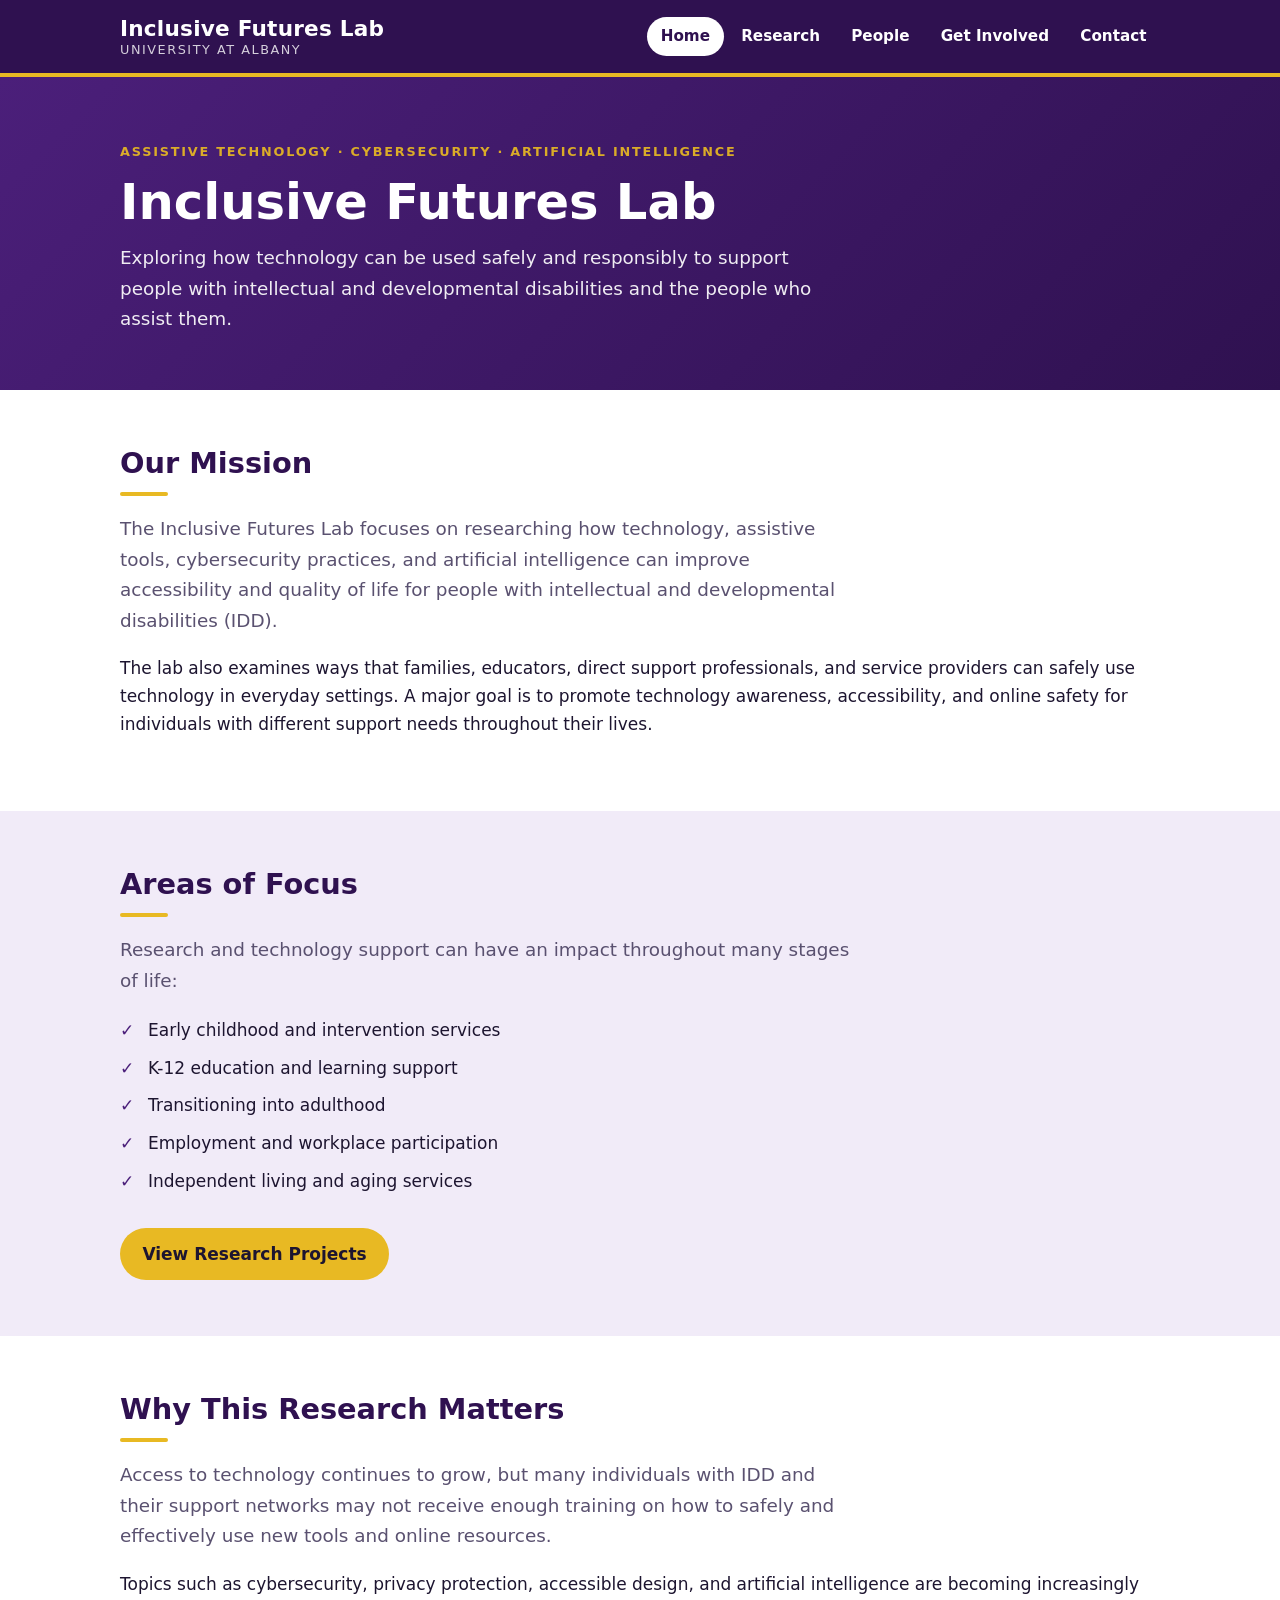
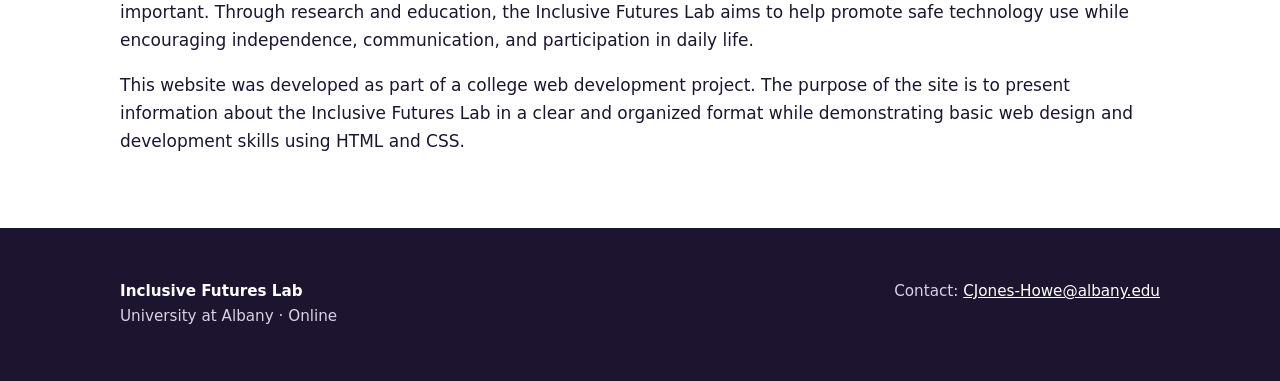
<file: index.html>
<!doctype html>
<html lang="en">
<head>
  <meta charset="utf-8">
  <meta name="viewport" content="width=device-width, initial-scale=1">
  <title>Inclusive Futures Lab | University at Albany</title>
  <meta name="description" content="The Inclusive Futures Lab at the University at Albany researches how technology and AI can safely support people with intellectual and developmental disabilities.">
  <link rel="stylesheet" href="css/style.css">
</head>
<body>

  <header class="site-header">
    <div class="container">
      <a class="brand" href="index.html">
        <span class="brand-name">Inclusive Futures Lab</span>
        <span class="brand-sub">University at Albany</span>
      </a>
      <nav class="site-nav" aria-label="Main">
        <ul>
          <li><a href="index.html" aria-current="page">Home</a></li>
          <li><a href="research.html">Research</a></li>
          <li><a href="people.html">People</a></li>
          <li><a href="get-involved.html">Get Involved</a></li>
          <li><a href="contact.html">Contact</a></li>
        </ul>
      </nav>
    </div>
  </header>

  <main>

    <section class="banner">
      <div class="container">
        <p class="eyebrow">Assistive Technology · Cybersecurity · Artificial Intelligence</p>

        <h1>Inclusive Futures Lab</h1>

        <p>
          Exploring how technology can be used safely and responsibly to support
          people with intellectual and developmental disabilities and the people
          who assist them.
        </p>
      </div>
    </section>

    <section class="section">
      <div class="container">

        <h2>Our Mission</h2>

        <p class="lead">
          The Inclusive Futures Lab focuses on researching how technology,
          assistive tools, cybersecurity practices, and artificial intelligence
          can improve accessibility and quality of life for people with
          intellectual and developmental disabilities (IDD).
        </p>

        <p>
          The lab also examines ways that families, educators, direct support
          professionals, and service providers can safely use technology in
          everyday settings. A major goal is to promote technology awareness,
          accessibility, and online safety for individuals with different support
          needs throughout their lives.
        </p>

      </div>
    </section>

    <section class="section alt">
      <div class="container">

        <h2>Areas of Focus</h2>

        <p class="lead">
          Research and technology support can have an impact throughout many
          stages of life:
        </p>

        <ul class="checks">
          <li>Early childhood and intervention services</li>
          <li>K-12 education and learning support</li>
          <li>Transitioning into adulthood</li>
          <li>Employment and workplace participation</li>
          <li>Independent living and aging services</li>
        </ul>

        <a class="btn" href="research.html">View Research Projects</a>

      </div>
    </section>

    <section class="section">
      <div class="container">

        <h2>Why This Research Matters</h2>

        <p class="lead">
          Access to technology continues to grow, but many individuals with IDD
          and their support networks may not receive enough training on how to
          safely and effectively use new tools and online resources.
        </p>

        <p>
          Topics such as cybersecurity, privacy protection, accessible design,
          and artificial intelligence are becoming increasingly important.
          Through research and education, the Inclusive Futures Lab aims to help
          promote safe technology use while encouraging independence,
          communication, and participation in daily life.
        </p>

        <p>
          This website was developed as part of a college web development
          project. The purpose of the site is to present information about the
          Inclusive Futures Lab in a clear and organized format while
          demonstrating basic web design and development skills using HTML and
          CSS.
        </p>

      </div>
    </section>

  </main>

  <footer class="site-footer">
    <div class="container">
      <p><strong>Inclusive Futures Lab</strong><br>University at Albany · Online</p>
      <p>Contact: <a href="mailto:CJones-Howe@albany.edu">CJones-Howe@albany.edu</a></p>
    </div>
  </footer>

</body>
</html>
</file>
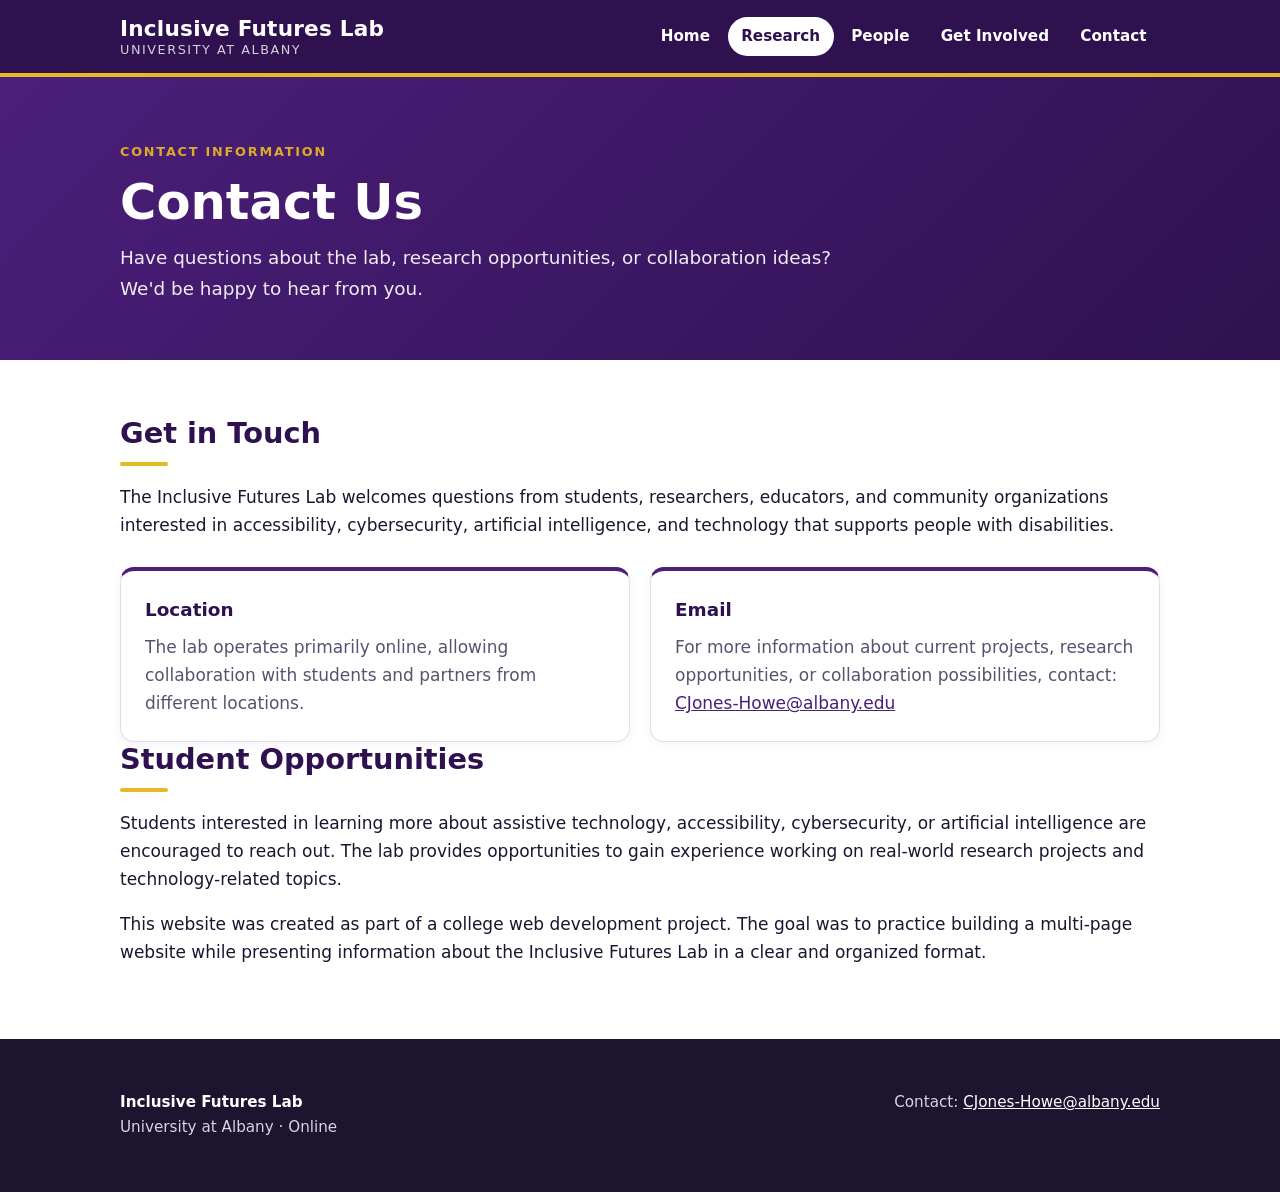
<file: contact.html>
<!doctype html>
<html lang="en">
<head>
  <meta charset="utf-8">
  <meta name="viewport" content="width=device-width, initial-scale=1">
  <title>Research | Inclusive Futures Lab</title>
  <meta name="description" content="The Inclusive Futures Lab at the University at Albany researches how technology and AI can safely support people with intellectual and developmental disabilities.">
  <link rel="stylesheet" href="css/style.css">
</head>
<body>

  <header class="site-header">
    <div class="container">
      <a class="brand" href="index.html">
        <span class="brand-name">Inclusive Futures Lab</span>
        <span class="brand-sub">University at Albany</span>
      </a>
      <nav class="site-nav" aria-label="Main">
        <ul>
          <li><a href="index.html">Home</a></li>
          <li><a href="research.html" aria-current="page">Research</a></li>
          <li><a href="people.html">People</a></li>
          <li><a href="get-involved.html">Get Involved</a></li>
          <li><a href="contact.html">Contact</a></li>
        </ul>
      </nav>
    </div>
  </header>

<main>

  <section class="banner">
    <div class="container">
      <p class="eyebrow">Contact Information</p>
      <h1>Contact Us</h1>
      <p>Have questions about the lab, research opportunities, or collaboration ideas? We'd be happy to hear from you.</p>
    </div>
  </section>

  <section class="section">
    <div class="container">

      <h2>Get in Touch</h2>

      <p>
        The Inclusive Futures Lab welcomes questions from students,
        researchers, educators, and community organizations interested
        in accessibility, cybersecurity, artificial intelligence, and
        technology that supports people with disabilities.
      </p>

      <div class="cards">

        <article class="card">
          <h3>Location</h3>
          <p>
            The lab operates primarily online, allowing collaboration
            with students and partners from different locations.
          </p>
        </article>

        <article class="card">
          <h3>Email</h3>
          <p>
            For more information about current projects, research
            opportunities, or collaboration possibilities, contact:
          </p>

          <p>
            <a href="mailto:CJones-Howe@albany.edu">
              CJones-Howe@albany.edu
            </a>
          </p>
        </article>

      </div>

      <h2>Student Opportunities</h2>

      <p>
        Students interested in learning more about assistive technology,
        accessibility, cybersecurity, or artificial intelligence are
        encouraged to reach out. The lab provides opportunities to gain
        experience working on real-world research projects and technology-related topics.
      </p>

      <p>
        This website was created as part of a college web development
        project. The goal was to practice building a multi-page website
        while presenting information about the Inclusive Futures Lab in
        a clear and organized format.
      </p>

    </div>
  </section>

</main>

 <footer class="site-footer">
    <div class="container">
      <p><strong>Inclusive Futures Lab</strong><br>University at Albany · Online</p>
      <p>Contact: <a href="mailto:CJones-Howe@albany.edu">CJones-Howe@albany.edu</a></p>
    </div>
  </footer>

</body>
</html>
</file>
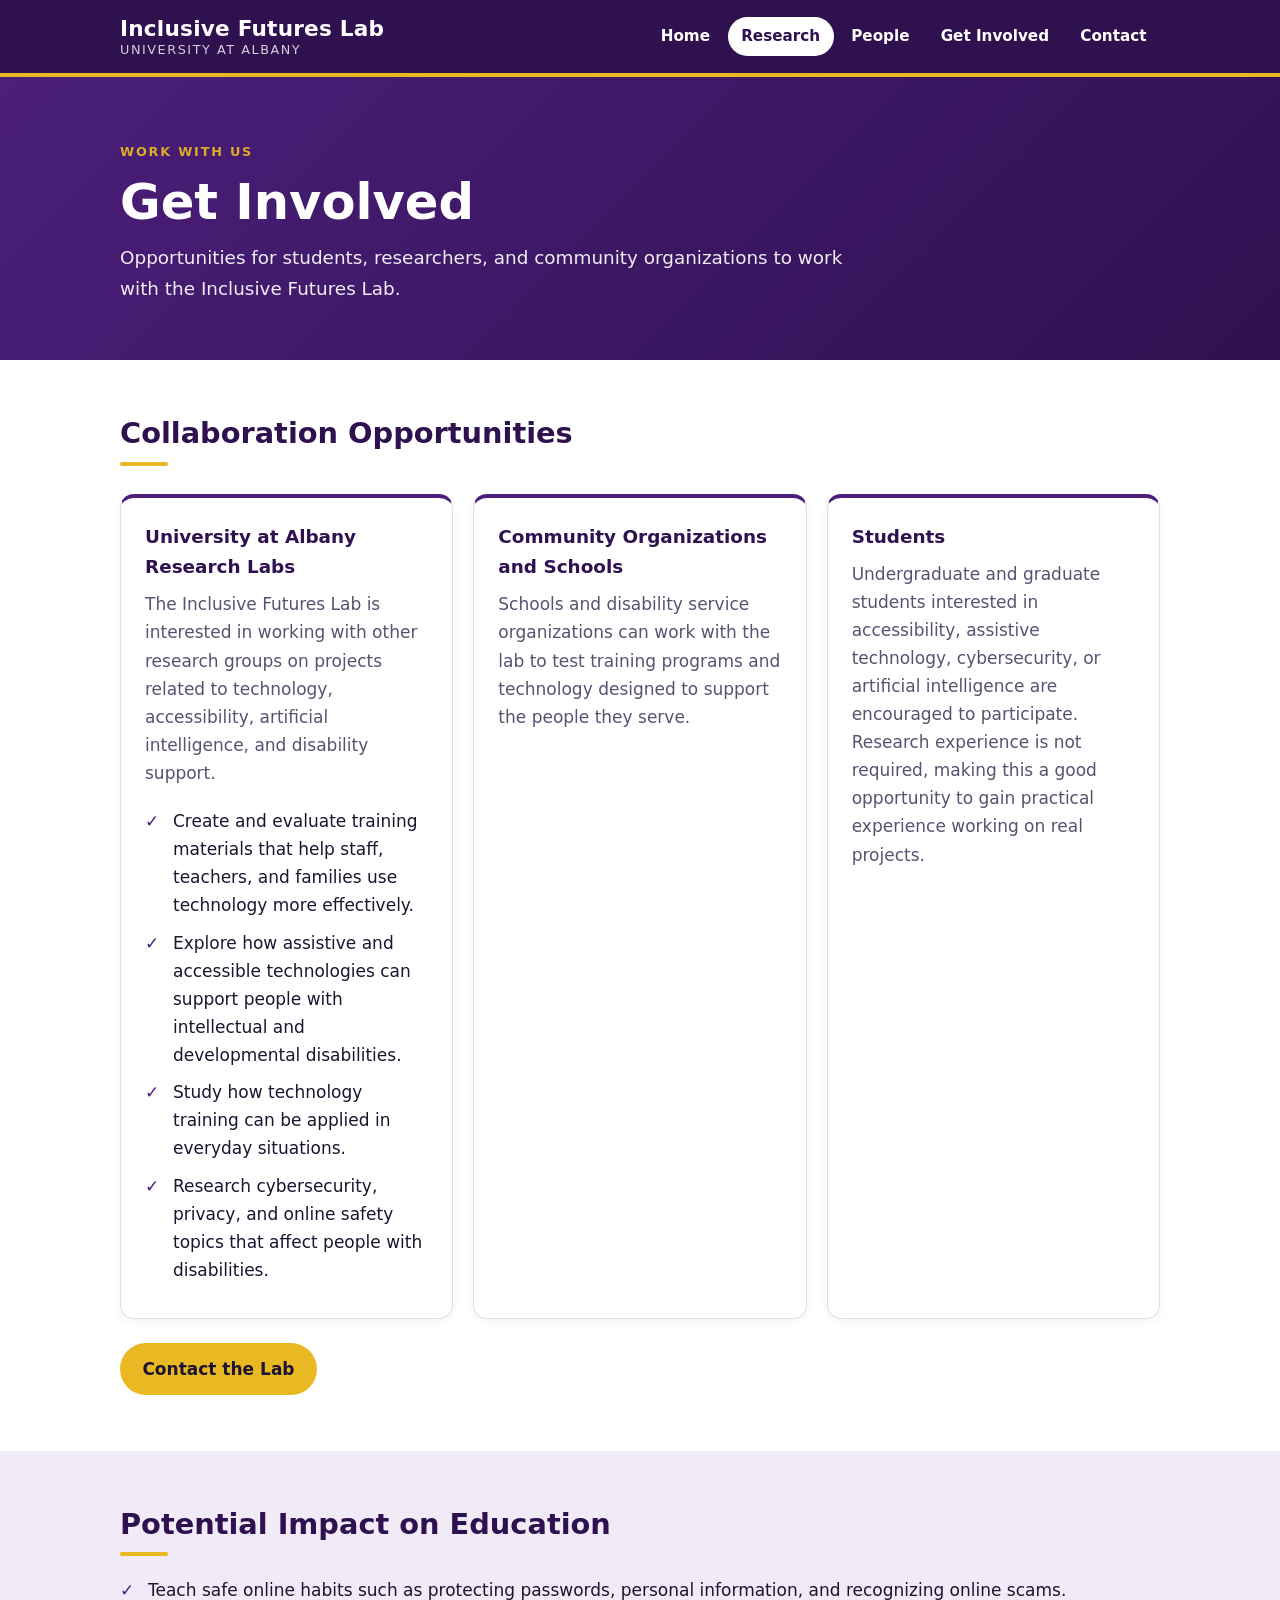
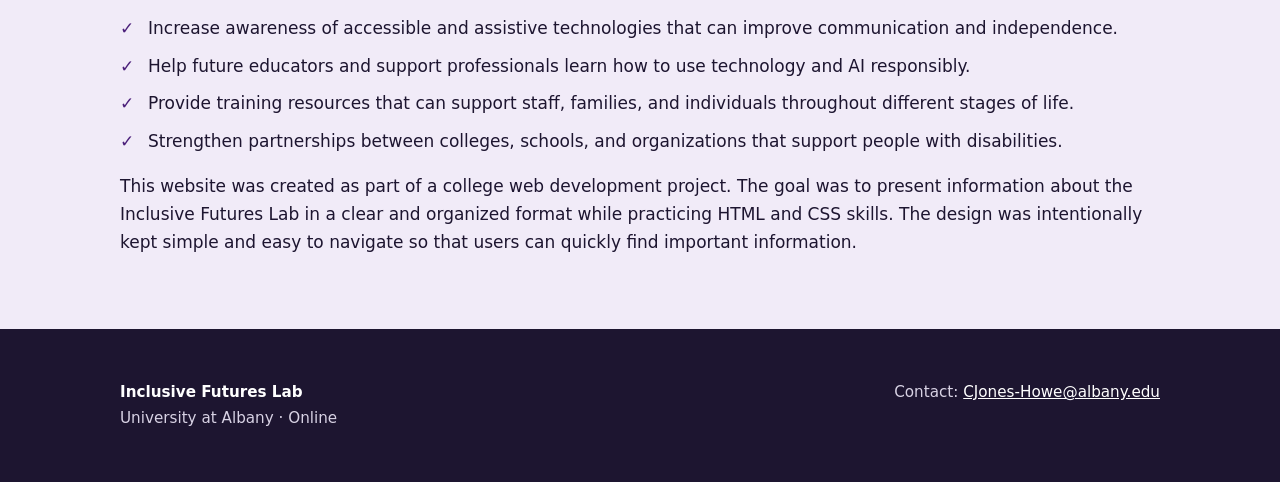
<file: get-involved.html>
<!doctype html>
<html lang="en">
<head>
  <meta charset="utf-8">
  <meta name="viewport" content="width=device-width, initial-scale=1">
  <title>Research | Inclusive Futures Lab</title>
  <meta name="description" content="The Inclusive Futures Lab at the University at Albany researches how technology and AI can safely support people with intellectual and developmental disabilities.">
  <link rel="stylesheet" href="css/style.css">
</head>
<body>

  <header class="site-header">
    <div class="container">
      <a class="brand" href="index.html">
        <span class="brand-name">Inclusive Futures Lab</span>
        <span class="brand-sub">University at Albany</span>
      </a>
      <nav class="site-nav" aria-label="Main">
        <ul>
          <li><a href="index.html">Home</a></li>
          <li><a href="research.html" aria-current="page">Research</a></li>
          <li><a href="people.html">People</a></li>
          <li><a href="get-involved.html">Get Involved</a></li>
          <li><a href="contact.html">Contact</a></li>
        </ul>
      </nav>
    </div>
  </header>

<main>
  <section class="banner">
    <div class="container">
      <p class="eyebrow">Work with us</p>
      <h1>Get Involved</h1>
      <p>Opportunities for students, researchers, and community organizations to work with the Inclusive Futures Lab.</p>
    </div>
  </section>

  <section class="section">
    <div class="container">
      <h2>Collaboration Opportunities</h2>

      <div class="cards">

        <article class="card">
          <h3>University at Albany Research Labs</h3>

          <p>
            The Inclusive Futures Lab is interested in working with other research
            groups on projects related to technology, accessibility, artificial
            intelligence, and disability support.
          </p>

          <ul class="checks">
            <li>Create and evaluate training materials that help staff, teachers, and families use technology more effectively.</li>

            <li>Explore how assistive and accessible technologies can support people with intellectual and developmental disabilities.</li>

            <li>Study how technology training can be applied in everyday situations.</li>

            <li>Research cybersecurity, privacy, and online safety topics that affect people with disabilities.</li>
          </ul>
        </article>

        <article class="card">
          <h3>Community Organizations and Schools</h3>

          <p>
            Schools and disability service organizations can work with the lab to
            test training programs and technology designed to support the people
            they serve.
          </p>
        </article>

        <article class="card">
          <h3>Students</h3>

          <p>
            Undergraduate and graduate students interested in accessibility,
            assistive technology, cybersecurity, or artificial intelligence are
            encouraged to participate. Research experience is not required, making
            this a good opportunity to gain practical experience working on real
            projects.
          </p>
        </article>

      </div>

      <a class="btn" href="contact.html">Contact the Lab</a>

    </div>
  </section>

  <section class="section alt">
    <div class="container">

      <h2>Potential Impact on Education</h2>

      <ul class="checks">
        <li>Teach safe online habits such as protecting passwords, personal information, and recognizing online scams.</li>

        <li>Increase awareness of accessible and assistive technologies that can improve communication and independence.</li>

        <li>Help future educators and support professionals learn how to use technology and AI responsibly.</li>

        <li>Provide training resources that can support staff, families, and individuals throughout different stages of life.</li>

        <li>Strengthen partnerships between colleges, schools, and organizations that support people with disabilities.</li>
      </ul>

      <p>
        This website was created as part of a college web development project.
        The goal was to present information about the Inclusive Futures Lab in a
        clear and organized format while practicing HTML and CSS skills. The
        design was intentionally kept simple and easy to navigate so that users
        can quickly find important information.
      </p>

    </div>
  </section>
</main>


 <footer class="site-footer">
    <div class="container">
      <p><strong>Inclusive Futures Lab</strong><br>University at Albany · Online</p>
      <p>Contact: <a href="mailto:CJones-Howe@albany.edu">CJones-Howe@albany.edu</a></p>
    </div>
  </footer>

</body>
</html>
</file>
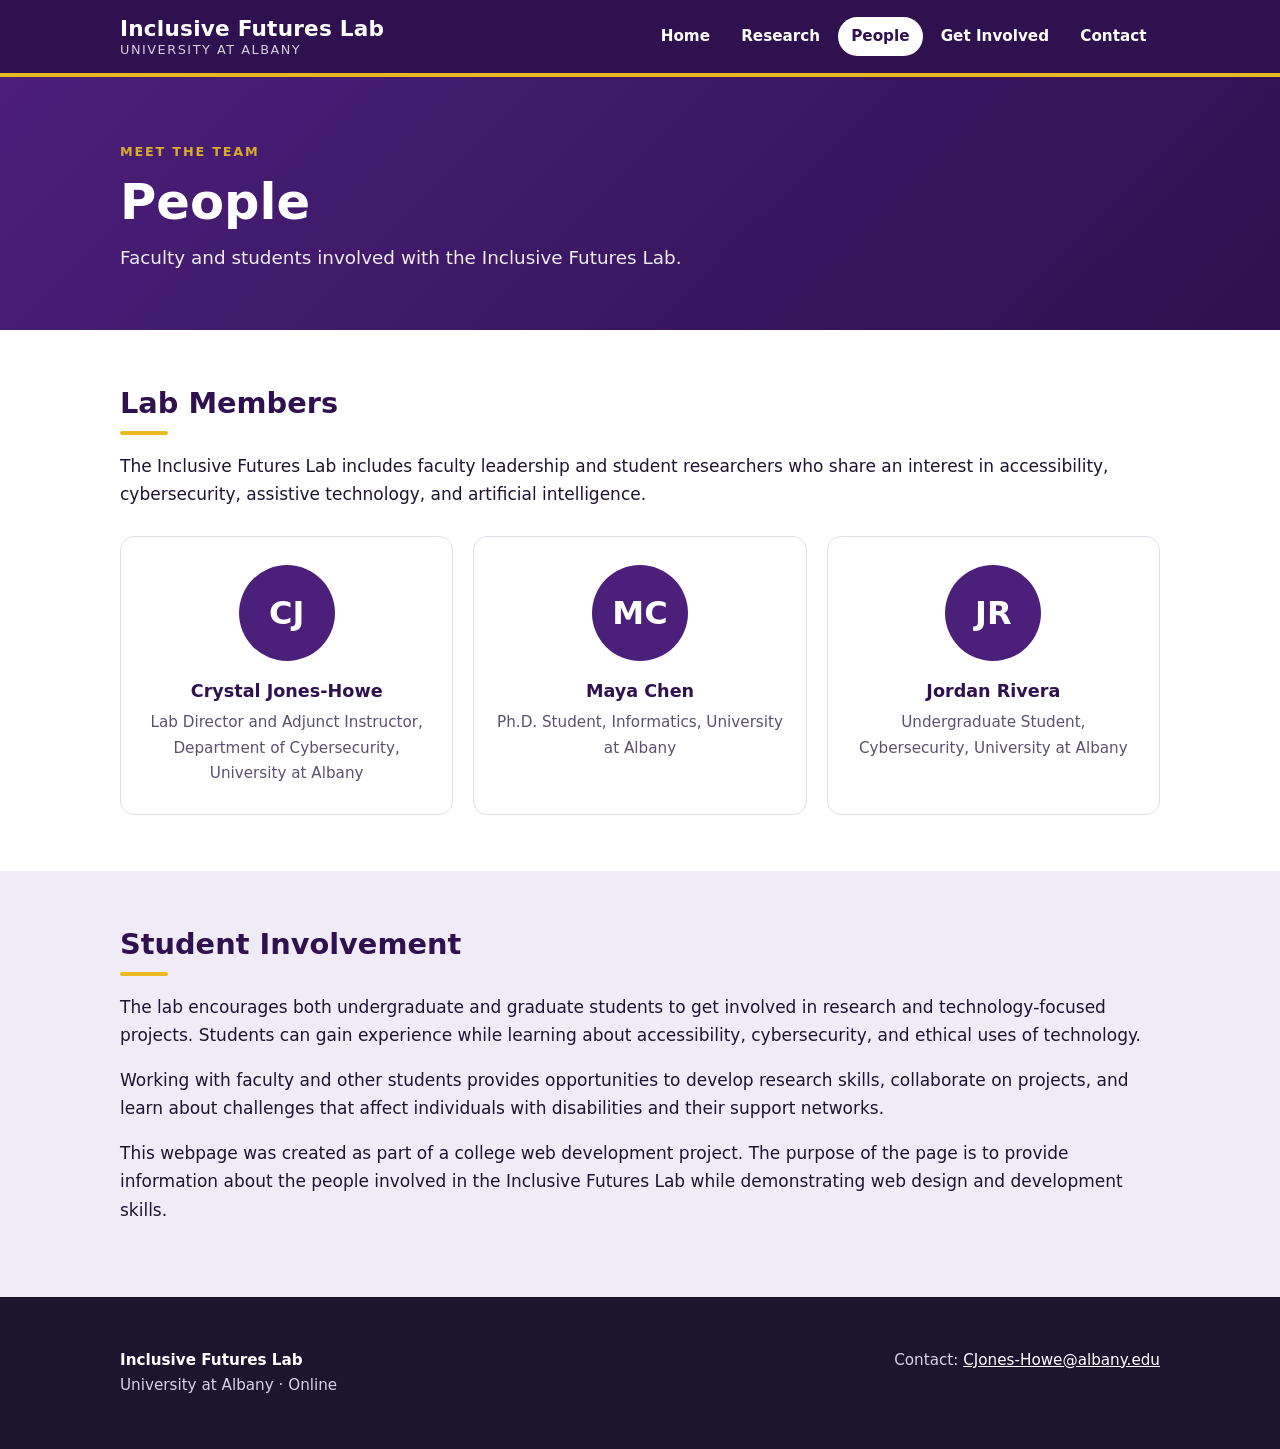
<file: people.html>
<!doctype html>
<html lang="en">
<head>
  <meta charset="utf-8">
  <meta name="viewport" content="width=device-width, initial-scale=1">
  <title>People | Inclusive Futures Lab</title>
  <meta name="description" content="The Inclusive Futures Lab at the University at Albany researches how technology and AI can safely support people with intellectual and developmental disabilities.">
  <link rel="stylesheet" href="css/style.css">
</head>
<body>

  <header class="site-header">
    <div class="container">
      <a class="brand" href="index.html">
        <span class="brand-name">Inclusive Futures Lab</span>
        <span class="brand-sub">University at Albany</span>
      </a>

      <nav class="site-nav" aria-label="Main">
        <ul>
          <li><a href="index.html">Home</a></li>
          <li><a href="research.html">Research</a></li>
          <li><a href="people.html" aria-current="page">People</a></li>
          <li><a href="get-involved.html">Get Involved</a></li>
          <li><a href="contact.html">Contact</a></li>
        </ul>
      </nav>
    </div>
  </header>

  <main>

    <section class="banner">
      <div class="container">
        <p class="eyebrow">Meet the Team</p>
        <h1>People</h1>
        <p>Faculty and students involved with the Inclusive Futures Lab.</p>
      </div>
    </section>

    <section class="section">
  <div class="container">

    <h2>Lab Members</h2>

    <p>
      The Inclusive Futures Lab includes faculty leadership and student
      researchers who share an interest in accessibility, cybersecurity,
      assistive technology, and artificial intelligence.
    </p>

    <div class="people">

      <article class="person">
        <div class="avatar" aria-hidden="true">CJ</div>

        <h3>Crystal Jones-Howe</h3>

        <p class="role">
          Lab Director and Adjunct Instructor,
          Department of Cybersecurity, University at Albany
        </p>
      </article>

      <article class="person">
        <div class="avatar" aria-hidden="true">MC</div>

        <h3>Maya Chen</h3>

        <p class="role">
          Ph.D. Student, Informatics, University at Albany
        </p>
      </article>

      <article class="person">
        <div class="avatar" aria-hidden="true">JR</div>

        <h3>Jordan Rivera</h3>

        <p class="role">
          Undergraduate Student, Cybersecurity, University at Albany
        </p>
      </article>

    </div>

  </div>
</section>

    <section class="section alt">
      <div class="container">

        <h2>Student Involvement</h2>

        <p>
          The lab encourages both undergraduate and graduate students to get
          involved in research and technology-focused projects. Students can
          gain experience while learning about accessibility, cybersecurity,
          and ethical uses of technology.
        </p>

        <p>
          Working with faculty and other students provides opportunities to
          develop research skills, collaborate on projects, and learn about
          challenges that affect individuals with disabilities and their
          support networks.
        </p>

        <p>
          This webpage was created as part of a college web development
          project. The purpose of the page is to provide information about
          the people involved in the Inclusive Futures Lab while
          demonstrating web design and development skills.
        </p>

      </div>
    </section>

  </main>

  <footer class="site-footer">
    <div class="container">
      <p><strong>Inclusive Futures Lab</strong><br>University at Albany · Online</p>
      <p>Contact: <a href="mailto:CJones-Howe@albany.edu">CJones-Howe@albany.edu</a></p>
    </div>
  </footer>

</body>
</html>
</file>
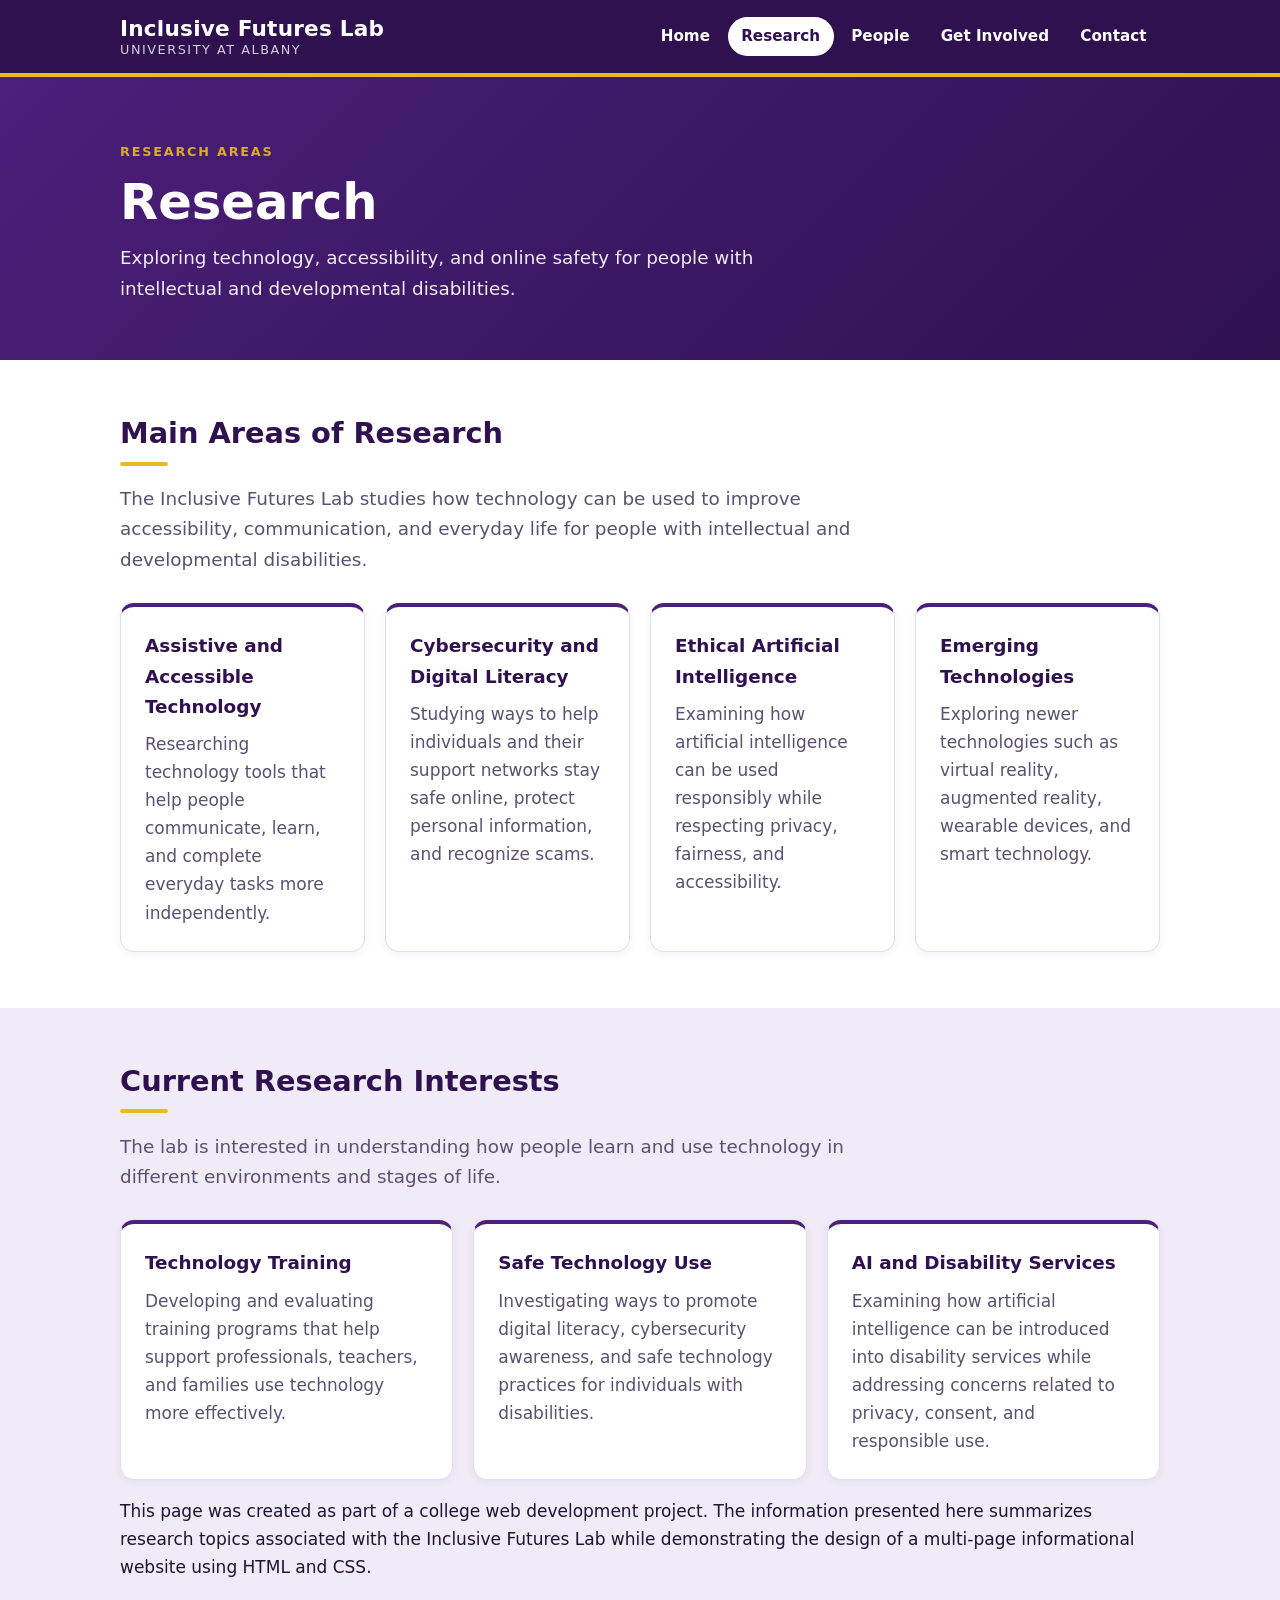
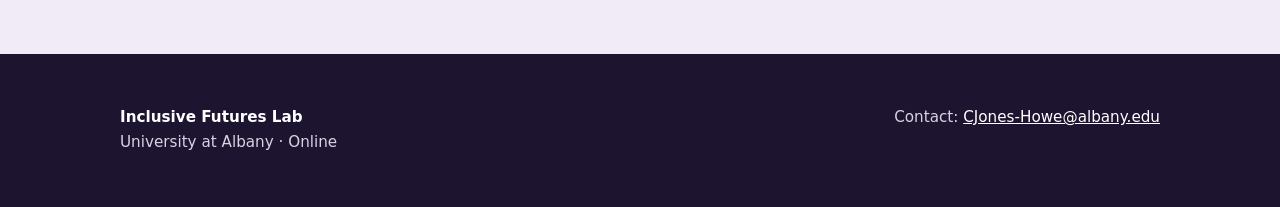
<file: research.html>
<!doctype html>
<html lang="en">
<head>
  <meta charset="utf-8">
  <meta name="viewport" content="width=device-width, initial-scale=1">
  <title>Research | Inclusive Futures Lab</title>
  <meta name="description" content="The Inclusive Futures Lab at the University at Albany researches how technology and AI can safely support people with intellectual and developmental disabilities.">
  <link rel="stylesheet" href="css/style.css">
</head>
<body>

  <header class="site-header">
    <div class="container">
      <a class="brand" href="index.html">
        <span class="brand-name">Inclusive Futures Lab</span>
        <span class="brand-sub">University at Albany</span>
      </a>
      <nav class="site-nav" aria-label="Main">
        <ul>
          <li><a href="index.html">Home</a></li>
          <li><a href="research.html" aria-current="page">Research</a></li>
          <li><a href="people.html">People</a></li>
          <li><a href="get-involved.html">Get Involved</a></li>
          <li><a href="contact.html">Contact</a></li>
        </ul>
      </nav>
    </div>
  </header>

 <main>

  <section class="banner">
    <div class="container">
      <p class="eyebrow">Research Areas</p>
      <h1>Research</h1>
      <p>Exploring technology, accessibility, and online safety for people with intellectual and developmental disabilities.</p>
    </div>
  </section>

  <section class="section">
    <div class="container">

      <h2>Main Areas of Research</h2>

      <p class="lead">
        The Inclusive Futures Lab studies how technology can be used to improve
        accessibility, communication, and everyday life for people with
        intellectual and developmental disabilities.
      </p>

      <div class="cards">

        <article class="card">
          <h3>Assistive and Accessible Technology</h3>
          <p>
            Researching technology tools that help people communicate,
            learn, and complete everyday tasks more independently.
          </p>
        </article>

        <article class="card">
          <h3>Cybersecurity and Digital Literacy</h3>
          <p>
            Studying ways to help individuals and their support networks
            stay safe online, protect personal information, and recognize scams.
          </p>
        </article>

        <article class="card">
          <h3>Ethical Artificial Intelligence</h3>
          <p>
            Examining how artificial intelligence can be used responsibly
            while respecting privacy, fairness, and accessibility.
          </p>
        </article>

        <article class="card">
          <h3>Emerging Technologies</h3>
          <p>
            Exploring newer technologies such as virtual reality, augmented
            reality, wearable devices, and smart technology.
          </p>
        </article>

      </div>

    </div>
  </section>

  <section class="section alt">
    <div class="container">

      <h2>Current Research Interests</h2>

      <p class="lead">
        The lab is interested in understanding how people learn and use
        technology in different environments and stages of life.
      </p>

      <div class="cards">

        <article class="card">
          <h3>Technology Training</h3>

          <p>
            Developing and evaluating training programs that help support
            professionals, teachers, and families use technology more
            effectively.
          </p>
        </article>

        <article class="card">
          <h3>Safe Technology Use</h3>

          <p>
            Investigating ways to promote digital literacy, cybersecurity
            awareness, and safe technology practices for individuals with
            disabilities.
          </p>
        </article>

        <article class="card">
          <h3>AI and Disability Services</h3>

          <p>
            Examining how artificial intelligence can be introduced into
            disability services while addressing concerns related to privacy,
            consent, and responsible use.
          </p>
        </article>

      </div>

      <p>
        This page was created as part of a college web development project.
        The information presented here summarizes research topics associated
        with the Inclusive Futures Lab while demonstrating the design of a
        multi-page informational website using HTML and CSS.
      </p>

    </div>
  </section>

</main>

  <footer class="site-footer">
    <div class="container">
      <p><strong>Inclusive Futures Lab</strong><br>University at Albany · Online</p>
      <p>Contact: <a href="mailto:CJones-Howe@albany.edu">CJones-Howe@albany.edu</a></p>
    </div>
  </footer>

</body>
</html>
</file>
<file: css/style.css>
/* Inclusive Futures Lab — shared styles. Every page links this file. */

:root {
  --purple: #4b1f7a;
  --purple-dark: #2f1150;
  --purple-soft: #f1ebf8;
  --gold: #e8b923;
  --ink: #1d1530;
  --muted: #5a5170;
  --line: #e3dcec;
  --bg: #ffffff;
  --radius: 14px;
  --max: 1080px;
}

* { box-sizing: border-box; }

body {
  margin: 0;
  font-family: system-ui, -apple-system, "Segoe UI", Roboto, "Helvetica Neue", Arial, sans-serif;
  font-size: 1.0625rem;
  line-height: 1.65;
  color: var(--ink);
  background: var(--bg);
}

img { max-width: 100%; display: block; }
a { color: var(--purple); }
a:hover { color: var(--purple-dark); }

.container { max-width: var(--max); margin: 0 auto; padding: 0 1.25rem; }

/* ---------- Header and navigation ---------- */
.site-header {
  background: var(--purple-dark);
  color: #fff;
  border-bottom: 4px solid var(--gold);
}
.site-header .container {
  display: flex;
  align-items: center;
  justify-content: space-between;
  flex-wrap: wrap;
  gap: .75rem 2rem;
  padding-top: 1rem;
  padding-bottom: 1rem;
}
.brand { color: #fff; text-decoration: none; display: flex; flex-direction: column; line-height: 1.2; }
.brand:hover { color: #fff; }
.brand-name { font-size: 1.35rem; font-weight: 800; letter-spacing: .01em; }
.brand-sub { font-size: .8rem; opacity: .8; text-transform: uppercase; letter-spacing: .12em; }

.site-nav ul { list-style: none; margin: 0; padding: 0; display: flex; flex-wrap: wrap; gap: .25rem; }
.site-nav a {
  display: block;
  padding: .45rem .85rem;
  border-radius: 999px;
  color: #fff;
  text-decoration: none;
  font-weight: 600;
  font-size: .95rem;
}
.site-nav a:hover { background: rgba(255, 255, 255, .12); color: #fff; }
.site-nav a[aria-current="page"] { background: #fff; color: var(--purple-dark); }

/* ---------- Page banner (top of every page) ---------- */
.banner {
  background: linear-gradient(135deg, var(--purple) 0%, var(--purple-dark) 100%);
  color: #fff;
  padding: 4rem 0 3.5rem;
}
.banner h1 { margin: 0 0 .75rem; font-size: clamp(2rem, 5vw, 3.1rem); line-height: 1.15; }
.banner p { margin: 0; max-width: 46rem; font-size: 1.15rem; opacity: .92; }
.banner .eyebrow { color: var(--gold); font-weight: 700; text-transform: uppercase; letter-spacing: .14em; font-size: .8rem; margin-bottom: .75rem; }

/* ---------- Sections ---------- */
.section { padding: 3.5rem 0; }
.section.alt { background: var(--purple-soft); }
.section h2 { margin: 0 0 1rem; font-size: 1.8rem; color: var(--purple-dark); line-height: 1.25; }
.section h2::after { content: ""; display: block; width: 3rem; height: 4px; margin-top: .6rem; background: var(--gold); border-radius: 2px; }
.section .lead { font-size: 1.15rem; color: var(--muted); max-width: 46rem; }

/* ---------- Cards (focus areas, research, ways to get involved) ---------- */
.cards { display: grid; grid-template-columns: repeat(auto-fit, minmax(240px, 1fr)); gap: 1.25rem; margin-top: 1.75rem; }
.card {
  background: #fff;
  border: 1px solid var(--line);
  border-top: 4px solid var(--purple);
  border-radius: var(--radius);
  padding: 1.5rem;
  box-shadow: 0 2px 10px rgba(47, 17, 80, .06);
}
.card h3 { margin: 0 0 .5rem; font-size: 1.15rem; color: var(--purple-dark); }
.card p { margin: 0; color: var(--muted); }

/* ---------- People ---------- */
.people { display: grid; grid-template-columns: repeat(auto-fit, minmax(220px, 1fr)); gap: 1.25rem; margin-top: 1.75rem; }
.person { text-align: center; background: #fff; border: 1px solid var(--line); border-radius: var(--radius); padding: 1.75rem 1.25rem; }
.avatar {
  width: 96px; height: 96px; margin: 0 auto 1rem; border-radius: 50%;
  display: grid; place-items: center;
  background: var(--purple); color: #fff; font-size: 2rem; font-weight: 800;
  object-fit: cover;
}
.person h3 { margin: 0; font-size: 1.1rem; color: var(--purple-dark); }
.person .role { margin: .25rem 0 0; color: var(--muted); font-size: .95rem; }

/* ---------- Lists and buttons ---------- */
.checks { list-style: none; padding: 0; margin: 1.25rem 0 0; }
.checks li { position: relative; padding-left: 1.75rem; margin-bottom: .6rem; }
.checks li::before { content: "✓"; position: absolute; left: 0; color: var(--purple); font-weight: 800; }

.btn {
  display: inline-block; margin-top: 1.5rem; padding: .75rem 1.4rem;
  background: var(--gold); color: var(--ink); font-weight: 700;
  border-radius: 999px; text-decoration: none;
}
.btn:hover { background: #f3c93f; color: var(--ink); }

/* ---------- Footer ---------- */
.site-footer { background: var(--ink); color: #d8d2e4; padding: 2.25rem 0; font-size: .95rem; }
.site-footer .container { display: flex; flex-wrap: wrap; justify-content: space-between; gap: 1rem; }
.site-footer a { color: #fff; }
.site-footer strong { color: #fff; }

@media (max-width: 640px) {
  .banner { padding: 2.75rem 0 2.5rem; }
  .section { padding: 2.5rem 0; }
}
</file>
